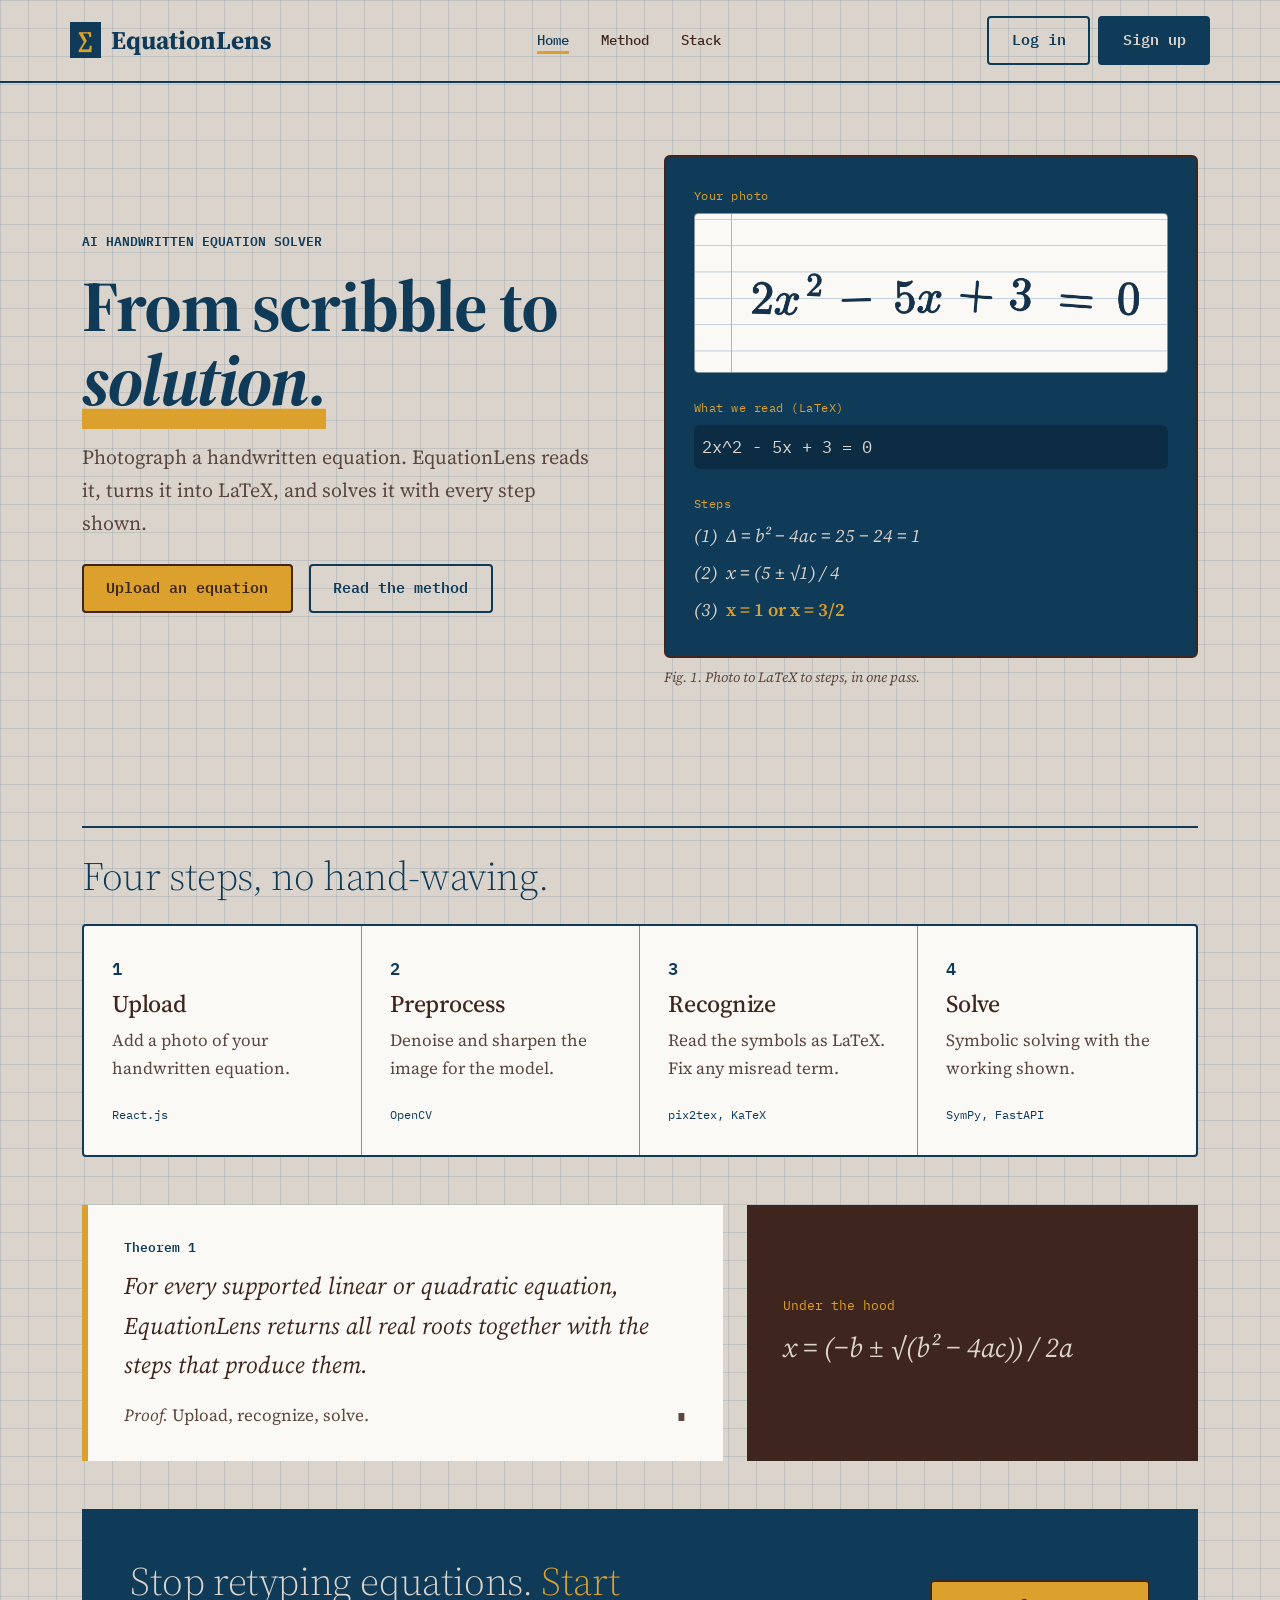
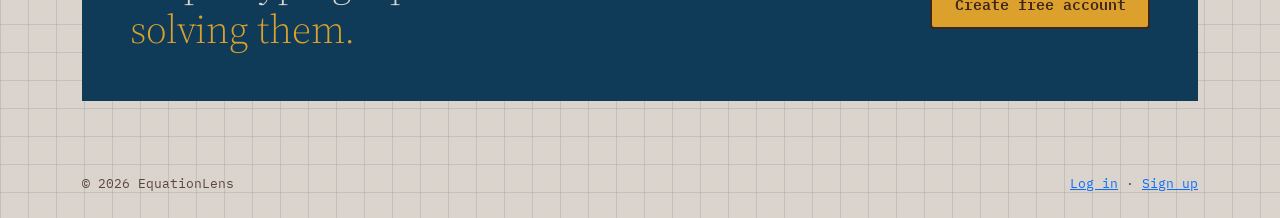
<file: EquationLens/frontend/site/index.html>
<!doctype html>
<html lang="en">
<head>
<meta charset="utf-8">
<meta name="viewport" content="width=device-width, initial-scale=1">
<title>Home | EquationLens</title>
<link rel="preconnect" href="https://fonts.googleapis.com">
<link rel="preconnect" href="https://fonts.gstatic.com" crossorigin>
<link href="https://fonts.googleapis.com/css2?family=Source+Serif+4:ital,wght@0,400;0,600;0,700;1,400;1,600&family=IBM+Plex+Mono:wght@400;500;600&display=swap" rel="stylesheet">
<link href="https://cdn.jsdelivr.net/npm/bootstrap@5.3.3/dist/css/bootstrap.min.css" rel="stylesheet">
<link href="css/style.css" rel="stylesheet">
</head>
<body>
<header class="site-nav">
<nav class="navbar navbar-expand-lg container py-3">
  <a class="brand" href="index.html"><span class="sigma">&sum;</span>EquationLens</a>
  <button class="navbar-toggler border-2" type="button" data-bs-toggle="collapse" data-bs-target="#nav" aria-controls="nav" aria-expanded="false" aria-label="Toggle navigation"><span class="navbar-toggler-icon"></span></button>
  <div class="collapse navbar-collapse" id="nav">
    <ul class="navbar-nav mx-auto gap-lg-3">
      <li class="nav-item"><a class="nav-link active" href="index.html">Home</a></li> <li class="nav-item"><a class="nav-link" href="index.html#method">Method</a></li> <li class="nav-item"><a class="nav-link" href="index.html#stack">Stack</a></li>
    </ul>
    <div class="d-flex gap-2">
      <a class="btn btn-outline-yale" href="login.html">Log in</a>
      <a class="btn btn-yale" href="signup.html">Sign up</a>
    </div>
  </div>
</nav>
</header>

<main>
<section class="container py-5">
  <div class="row align-items-center g-5 py-lg-4">
    <div class="col-lg-6">
      <p class="small-mono fw-semibold text-uppercase mb-3" style="color:var(--yale)">AI handwritten equation solver</p>
      <h1 class="display-hero mb-4">From scribble to <span class="marker">solution.</span></h1>
      <p class="fs-5 text-muted-coffee mb-4" style="max-width:32rem">Photograph a handwritten equation. EquationLens reads it, turns it into LaTeX, and solves it with every step shown.</p>
      <div class="d-flex flex-wrap gap-3">
        <a class="btn btn-gold btn-lg" href="signup.html">Upload an equation</a>
        <a class="btn btn-outline-yale btn-lg" href="#method">Read the method</a>
      </div>
    </div>
    <div class="col-lg-6">
      <div class="board">
        <p class="label mb-2">Your photo</p>
        <img class="eq-img mb-4" src="images/eq-quadratic.png" alt="Handwritten equation: 2x squared minus 5x plus 3 equals 0">
        <p class="label mb-2">What we read (LaTeX)</p>
        <p class="mono mb-4 p-2 rounded" style="background:rgba(0,0,0,.25)">2x^2 - 5x + 3 = 0</p>
        <p class="label mb-1">Steps</p>
        <ol class="step-list">
          <li>(1) &nbsp;&Delta; = b&sup2; &minus; 4ac = 25 &minus; 24 = 1</li>
          <li>(2) &nbsp;x = (5 &plusmn; &radic;1) / 4</li>
          <li>(3) &nbsp;<span class="answer">x = 1 or x = 3/2</span></li>
        </ol>
      </div>
      <p class="fig-cap mt-2 mb-0">Fig. 1. Photo to LaTeX to steps, in one pass.</p>
    </div>
  </div>
</section>

<section class="container py-5" id="method">
  <hr class="border-2 opacity-100" style="color:var(--yale)">
  <h2 class="display-6 mt-4 mb-4">Four steps, no hand-waving.</h2>
  <div class="sheet">
    <div class="row g-0">
      <div class="col-md-6 col-lg-3 method-cell"><div class="mono fw-semibold" style="color:var(--yale)">1</div><h3 class="h4 mt-2">Upload</h3><p class="text-muted-coffee mb-3">Add a photo of your handwritten equation.</p><span class="tag">React.js</span></div>
      <div class="col-md-6 col-lg-3 method-cell"><div class="mono fw-semibold" style="color:var(--yale)">2</div><h3 class="h4 mt-2">Preprocess</h3><p class="text-muted-coffee mb-3">Denoise and sharpen the image for the model.</p><span class="tag">OpenCV</span></div>
      <div class="col-md-6 col-lg-3 method-cell"><div class="mono fw-semibold" style="color:var(--yale)">3</div><h3 class="h4 mt-2">Recognize</h3><p class="text-muted-coffee mb-3">Read the symbols as LaTeX. Fix any misread term.</p><span class="tag">pix2tex, KaTeX</span></div>
      <div class="col-md-6 col-lg-3 method-cell"><div class="mono fw-semibold" style="color:var(--yale)">4</div><h3 class="h4 mt-2">Solve</h3><p class="text-muted-coffee mb-3">Symbolic solving with the working shown.</p><span class="tag">SymPy, FastAPI</span></div>
    </div>
  </div>
</section>

<section class="container pb-5" id="stack">
  <div class="row g-4">
    <div class="col-lg-7">
      <div class="theorem h-100">
        <p class="small-mono fw-semibold mb-2" style="color:var(--yale)">Theorem 1</p>
        <p class="fs-4 fst-italic mb-3">For every supported linear or quadratic equation, EquationLens returns all real roots together with the steps that produce them.</p>
        <p class="mb-0 text-muted-coffee"><em>Proof.</em> Upload, recognize, solve. <span class="float-end">&#8718;</span></p>
      </div>
    </div>
    <div class="col-lg-5">
      <div class="coffee-panel h-100 d-flex flex-column justify-content-center">
        <p class="label mb-2">Under the hood</p>
        <p class="fs-3 fst-italic mb-0">x = (&minus;b &plusmn; &radic;(b&sup2; &minus; 4ac)) / 2a</p>
      </div>
    </div>
  </div>
</section>

<section class="container pb-5">
  <div class="cta-band d-flex flex-wrap justify-content-between align-items-center gap-4">
    <h2 class="display-6 mb-0" style="max-width:34rem">Stop retyping equations. <span class="accent">Start solving them.</span></h2>
    <a class="btn btn-gold btn-lg" href="signup.html">Create free account</a>
  </div>
</section>
</main>
<footer class="container site-footer py-4 d-flex justify-content-between flex-wrap gap-2">
  <span>&copy; <span data-year>2026</span> EquationLens</span>
  <span><a href="login.html">Log in</a> &middot; <a href="signup.html">Sign up</a></span>
</footer>

<script src="https://cdn.jsdelivr.net/npm/bootstrap@5.3.3/dist/js/bootstrap.bundle.min.js"></script>
<script src="js/main.js"></script>
</body>
</html>
</file>
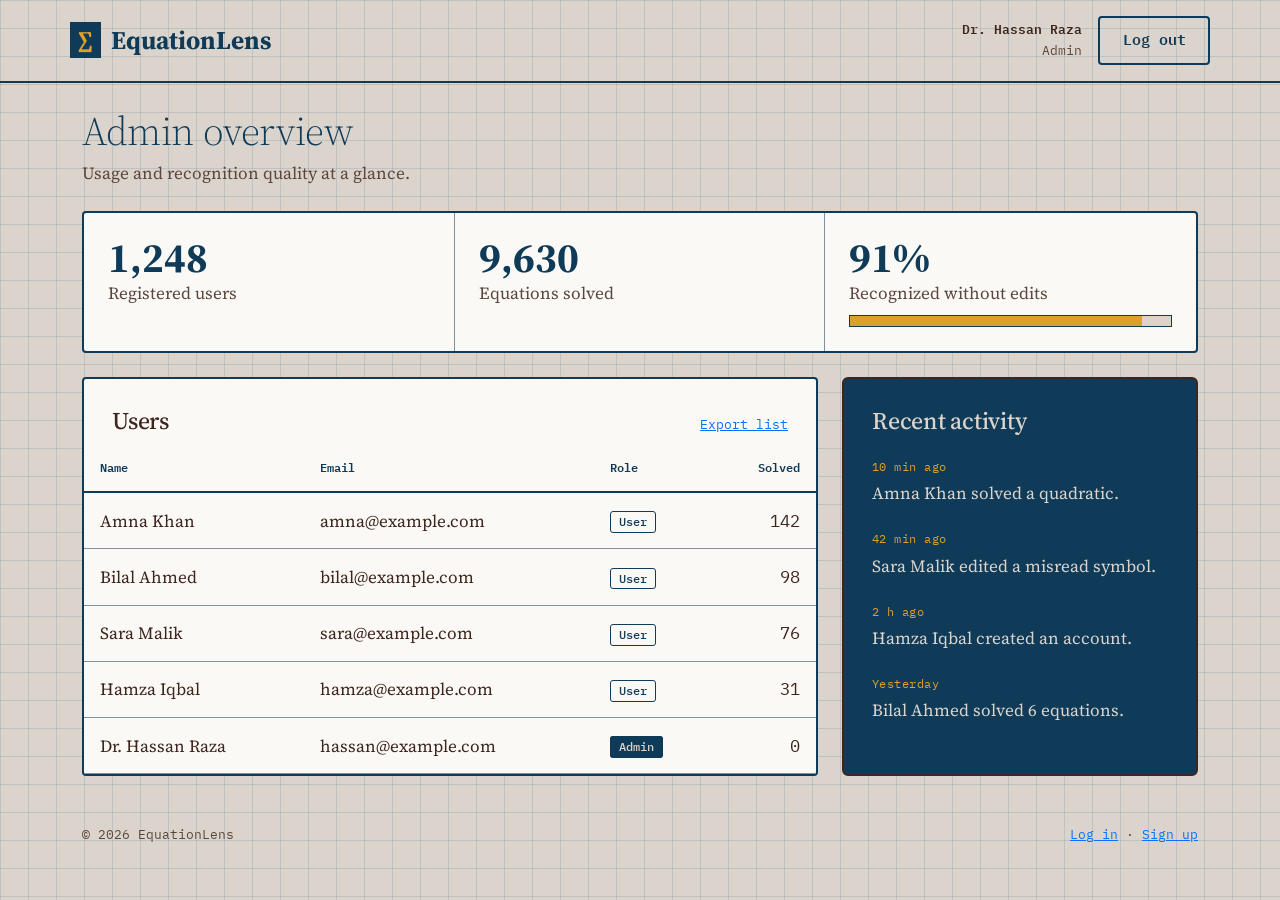
<file: EquationLens/frontend/site/admin-home.html>
<!doctype html>
<html lang="en">
<head>
<meta charset="utf-8">
<meta name="viewport" content="width=device-width, initial-scale=1">
<title>Admin | EquationLens</title>
<link rel="preconnect" href="https://fonts.googleapis.com">
<link rel="preconnect" href="https://fonts.gstatic.com" crossorigin>
<link href="https://fonts.googleapis.com/css2?family=Source+Serif+4:ital,wght@0,400;0,600;0,700;1,400;1,600&family=IBM+Plex+Mono:wght@400;500;600&display=swap" rel="stylesheet">
<link href="https://cdn.jsdelivr.net/npm/bootstrap@5.3.3/dist/css/bootstrap.min.css" rel="stylesheet">
<link href="css/style.css" rel="stylesheet">
</head>
<body>
<header class="site-nav">
<nav class="navbar navbar-expand-lg container py-3">
  <a class="brand" href="admin-home.html"><span class="sigma">&sum;</span>EquationLens</a>
  <div class="ms-auto d-flex align-items-center gap-3">
    <span class="small-mono text-end"><span class="d-block fw-semibold">Dr. Hassan Raza</span><span class="text-muted-coffee">Admin</span></span>
    <a class="btn btn-outline-yale" href="login.html">Log out</a>
  </div>
</nav>
</header>

<main class="container py-4">
  <h1 class="display-6 mb-1">Admin overview</h1>
  <p class="text-muted-coffee mb-4">Usage and recognition quality at a glance.</p>

  <div class="sheet mb-4">
    <div class="row g-0">
      <div class="col-md-4 stat"><div class="num">1,248</div><div class="text-muted-coffee">Registered users</div></div>
      <div class="col-md-4 stat"><div class="num">9,630</div><div class="text-muted-coffee">Equations solved</div></div>
      <div class="col-md-4 stat">
        <div class="num">91%</div><div class="text-muted-coffee mb-2">Recognized without edits</div>
        <div class="bar-track" role="img" aria-label="91 percent"><div class="bar-fill" style="width:91%"></div></div>
      </div>
    </div>
  </div>

  <div class="row g-4">
    <div class="col-lg-8">
      <div class="sheet">
        <div class="sheet-pad pb-2 d-flex justify-content-between align-items-baseline">
          <h2 class="h4 mb-0">Users</h2>
          <a href="#" class="small-mono">Export list</a>
        </div>
        <div class="table-responsive">
          <table class="table">
            <thead><tr><th>Name</th><th>Email</th><th>Role</th><th class="text-end">Solved</th></tr></thead>
            <tbody>
              <tr><td>Amna Khan</td><td>amna@example.com</td><td><span class="badge-role">User</span></td><td class="text-end mono">142</td></tr>
              <tr><td>Bilal Ahmed</td><td>bilal@example.com</td><td><span class="badge-role">User</span></td><td class="text-end mono">98</td></tr>
              <tr><td>Sara Malik</td><td>sara@example.com</td><td><span class="badge-role">User</span></td><td class="text-end mono">76</td></tr>
              <tr><td>Hamza Iqbal</td><td>hamza@example.com</td><td><span class="badge-role">User</span></td><td class="text-end mono">31</td></tr>
              <tr><td>Dr. Hassan Raza</td><td>hassan@example.com</td><td><span class="badge-role admin">Admin</span></td><td class="text-end mono">0</td></tr>
            </tbody>
          </table>
        </div>
      </div>
    </div>
    <div class="col-lg-4">
      <div class="board h-100">
        <h2 class="h4 mb-3">Recent activity</h2>
        <ul class="list-unstyled mb-0">
          <li class="mb-3"><span class="label">10 min ago</span><br>Amna Khan solved a quadratic.</li>
          <li class="mb-3"><span class="label">42 min ago</span><br>Sara Malik edited a misread symbol.</li>
          <li class="mb-3"><span class="label">2 h ago</span><br>Hamza Iqbal created an account.</li>
          <li><span class="label">Yesterday</span><br>Bilal Ahmed solved 6 equations.</li>
        </ul>
      </div>
    </div>
  </div>
</main>
<footer class="container site-footer py-4 d-flex justify-content-between flex-wrap gap-2">
  <span>&copy; <span data-year>2026</span> EquationLens</span>
  <span><a href="login.html">Log in</a> &middot; <a href="signup.html">Sign up</a></span>
</footer>

<script src="https://cdn.jsdelivr.net/npm/bootstrap@5.3.3/dist/js/bootstrap.bundle.min.js"></script>
<script src="js/main.js"></script>
</body>
</html>
</file>
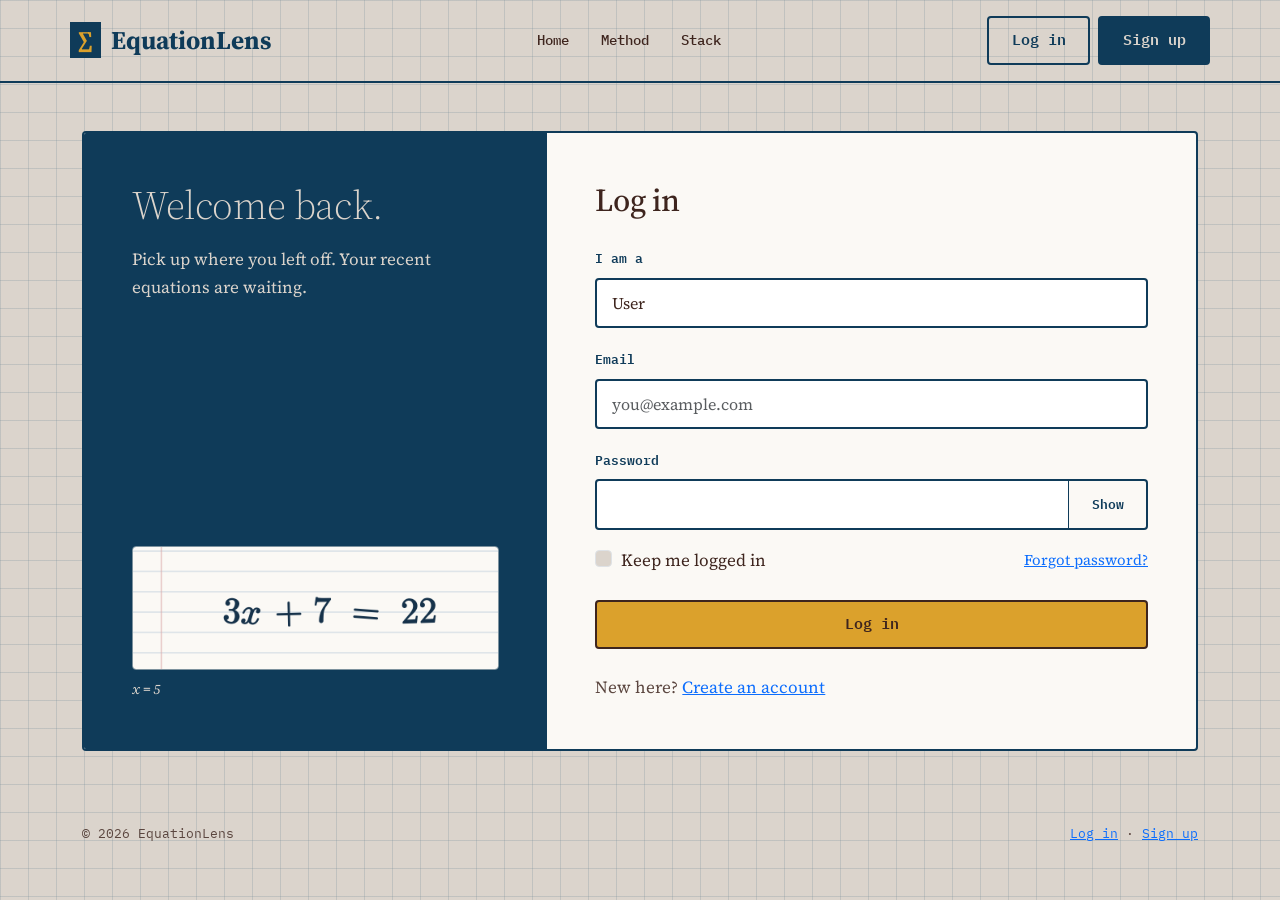
<file: EquationLens/frontend/site/login.html>
<!doctype html>
<html lang="en">
<head>
<meta charset="utf-8">
<meta name="viewport" content="width=device-width, initial-scale=1">
<title>Log in | EquationLens</title>
<link rel="preconnect" href="https://fonts.googleapis.com">
<link rel="preconnect" href="https://fonts.gstatic.com" crossorigin>
<link href="https://fonts.googleapis.com/css2?family=Source+Serif+4:ital,wght@0,400;0,600;0,700;1,400;1,600&family=IBM+Plex+Mono:wght@400;500;600&display=swap" rel="stylesheet">
<link href="https://cdn.jsdelivr.net/npm/bootstrap@5.3.3/dist/css/bootstrap.min.css" rel="stylesheet">
<link href="css/style.css" rel="stylesheet">
</head>
<body>
<header class="site-nav">
<nav class="navbar navbar-expand-lg container py-3">
  <a class="brand" href="index.html"><span class="sigma">&sum;</span>EquationLens</a>
  <button class="navbar-toggler border-2" type="button" data-bs-toggle="collapse" data-bs-target="#nav" aria-controls="nav" aria-expanded="false" aria-label="Toggle navigation"><span class="navbar-toggler-icon"></span></button>
  <div class="collapse navbar-collapse" id="nav">
    <ul class="navbar-nav mx-auto gap-lg-3">
      <li class="nav-item"><a class="nav-link" href="index.html">Home</a></li> <li class="nav-item"><a class="nav-link" href="index.html#method">Method</a></li> <li class="nav-item"><a class="nav-link" href="index.html#stack">Stack</a></li>
    </ul>
    <div class="d-flex gap-2">
      <a class="btn btn-outline-yale" href="login.html">Log in</a>
      <a class="btn btn-yale" href="signup.html">Sign up</a>
    </div>
  </div>
</nav>
</header>

<main class="container py-5">
  <div class="row g-0 sheet overflow-hidden">
    <div class="col-lg-5 auth-side d-flex flex-column justify-content-between">
      <div>
        <h2 class="display-6 mb-3">Welcome back.</h2>
        <p class="mb-4">Pick up where you left off. Your recent equations are waiting.</p>
      </div>
      <figure class="mb-0">
        <img class="eq-img" src="images/eq-linear.png" alt="Handwritten equation: 3x plus 7 equals 22">
        <figcaption class="fig-cap mt-2" style="color:var(--dust)">x = 5</figcaption>
      </figure>
    </div>
    <div class="col-lg-7 sheet-pad p-4 p-lg-5">
      <h1 class="h2 mb-4">Log in</h1>
      <form id="loginForm" novalidate>
        <div class="mb-3">
          <label class="form-label" for="role">I am a</label>
          <select class="form-select" id="role">
            <option value="user">User</option>
            <option value="admin">Admin</option>
          </select>
        </div>
        <div class="mb-3">
          <label class="form-label" for="email">Email</label>
          <input class="form-control" id="email" type="email" placeholder="you@example.com" required autocomplete="email">
          <div class="invalid-feedback">Enter a valid email address.</div>
        </div>
        <div class="mb-3">
          <label class="form-label" for="password">Password</label>
          <div class="input-group has-validation">
            <input class="form-control" id="password" type="password" required autocomplete="current-password">
            <button class="btn pw-toggle" type="button" data-toggle-password="#password">Show</button>
            <div class="invalid-feedback">Enter your password.</div>
          </div>
        </div>
        <div class="d-flex justify-content-between align-items-center mb-4">
          <div class="form-check"><input class="form-check-input" type="checkbox" id="remember"><label class="form-check-label" for="remember">Keep me logged in</label></div>
          <a href="#" class="small">Forgot password?</a>
        </div>
        <button class="btn btn-gold w-100" type="submit">Log in</button>
      </form>
      <p class="mt-4 mb-0 text-muted-coffee">New here? <a href="signup.html">Create an account</a></p>
    </div>
  </div>
</main>
<footer class="container site-footer py-4 d-flex justify-content-between flex-wrap gap-2">
  <span>&copy; <span data-year>2026</span> EquationLens</span>
  <span><a href="login.html">Log in</a> &middot; <a href="signup.html">Sign up</a></span>
</footer>

<script src="https://cdn.jsdelivr.net/npm/bootstrap@5.3.3/dist/js/bootstrap.bundle.min.js"></script>
<script src="js/main.js"></script>
</body>
</html>
</file>
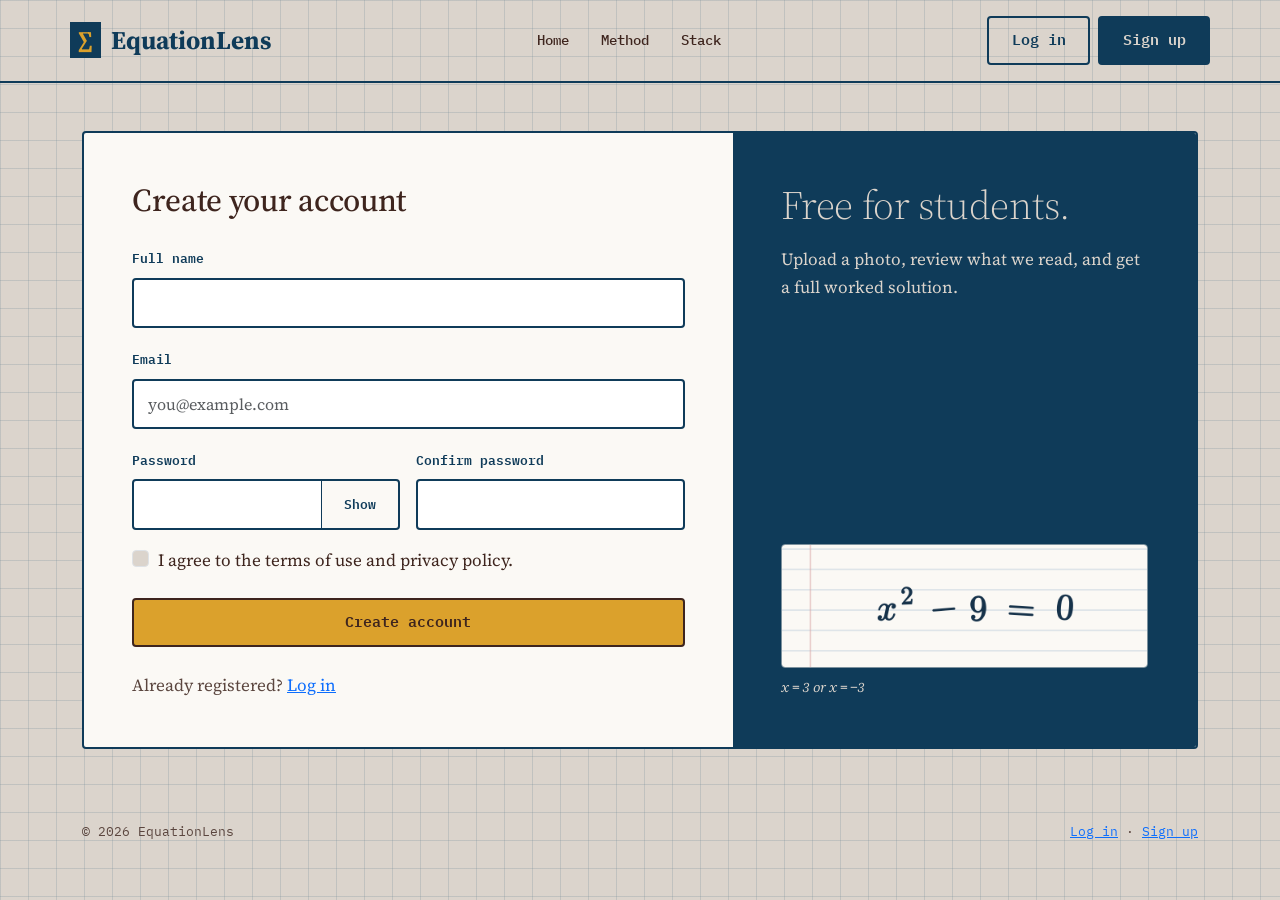
<file: EquationLens/frontend/site/signup.html>
<!doctype html>
<html lang="en">
<head>
<meta charset="utf-8">
<meta name="viewport" content="width=device-width, initial-scale=1">
<title>Sign up | EquationLens</title>
<link rel="preconnect" href="https://fonts.googleapis.com">
<link rel="preconnect" href="https://fonts.gstatic.com" crossorigin>
<link href="https://fonts.googleapis.com/css2?family=Source+Serif+4:ital,wght@0,400;0,600;0,700;1,400;1,600&family=IBM+Plex+Mono:wght@400;500;600&display=swap" rel="stylesheet">
<link href="https://cdn.jsdelivr.net/npm/bootstrap@5.3.3/dist/css/bootstrap.min.css" rel="stylesheet">
<link href="css/style.css" rel="stylesheet">
</head>
<body>
<header class="site-nav">
<nav class="navbar navbar-expand-lg container py-3">
  <a class="brand" href="index.html"><span class="sigma">&sum;</span>EquationLens</a>
  <button class="navbar-toggler border-2" type="button" data-bs-toggle="collapse" data-bs-target="#nav" aria-controls="nav" aria-expanded="false" aria-label="Toggle navigation"><span class="navbar-toggler-icon"></span></button>
  <div class="collapse navbar-collapse" id="nav">
    <ul class="navbar-nav mx-auto gap-lg-3">
      <li class="nav-item"><a class="nav-link" href="index.html">Home</a></li> <li class="nav-item"><a class="nav-link" href="index.html#method">Method</a></li> <li class="nav-item"><a class="nav-link" href="index.html#stack">Stack</a></li>
    </ul>
    <div class="d-flex gap-2">
      <a class="btn btn-outline-yale" href="login.html">Log in</a>
      <a class="btn btn-yale" href="signup.html">Sign up</a>
    </div>
  </div>
</nav>
</header>

<main class="container py-5">
  <div class="row g-0 sheet overflow-hidden">
    <div class="col-lg-7 sheet-pad p-4 p-lg-5 order-2 order-lg-1">
      <h1 class="h2 mb-4">Create your account</h1>
      <form id="signupForm" novalidate>
        <div class="mb-3">
          <label class="form-label" for="name">Full name</label>
          <input class="form-control" id="name" type="text" required autocomplete="name">
          <div class="invalid-feedback">Enter your name.</div>
        </div>
        <div class="mb-3">
          <label class="form-label" for="email">Email</label>
          <input class="form-control" id="email" type="email" placeholder="you@example.com" required autocomplete="email">
          <div class="invalid-feedback">Enter a valid email address.</div>
        </div>
        <div class="row g-3 mb-3">
          <div class="col-md-6">
            <label class="form-label" for="password">Password</label>
            <div class="input-group has-validation">
              <input class="form-control" id="password" type="password" minlength="8" required autocomplete="new-password">
              <button class="btn pw-toggle" type="button" data-toggle-password="#password">Show</button>
              <div class="invalid-feedback">Use at least 8 characters.</div>
            </div>
          </div>
          <div class="col-md-6">
            <label class="form-label" for="confirm">Confirm password</label>
            <input class="form-control" id="confirm" type="password" required autocomplete="new-password">
            <div class="invalid-feedback">Passwords do not match.</div>
          </div>
        </div>
        <div class="form-check mb-4">
          <input class="form-check-input" type="checkbox" id="terms" required>
          <label class="form-check-label" for="terms">I agree to the terms of use and privacy policy.</label>
          <div class="invalid-feedback">You need to agree to continue.</div>
        </div>
        <button class="btn btn-gold w-100" type="submit">Create account</button>
      </form>
      <p class="mt-4 mb-0 text-muted-coffee">Already registered? <a href="login.html">Log in</a></p>
    </div>
    <div class="col-lg-5 auth-side d-flex flex-column justify-content-between order-1 order-lg-2">
      <div>
        <h2 class="display-6 mb-3">Free for students.</h2>
        <p class="mb-4">Upload a photo, review what we read, and get a full worked solution.</p>
      </div>
      <figure class="mb-0">
        <img class="eq-img" src="images/eq-factor.png" alt="Handwritten equation: x squared minus 9 equals 0">
        <figcaption class="fig-cap mt-2" style="color:var(--dust)">x = 3 or x = &minus;3</figcaption>
      </figure>
    </div>
  </div>
</main>
<footer class="container site-footer py-4 d-flex justify-content-between flex-wrap gap-2">
  <span>&copy; <span data-year>2026</span> EquationLens</span>
  <span><a href="login.html">Log in</a> &middot; <a href="signup.html">Sign up</a></span>
</footer>

<script src="https://cdn.jsdelivr.net/npm/bootstrap@5.3.3/dist/js/bootstrap.bundle.min.js"></script>
<script src="js/main.js"></script>
</body>
</html>
</file>
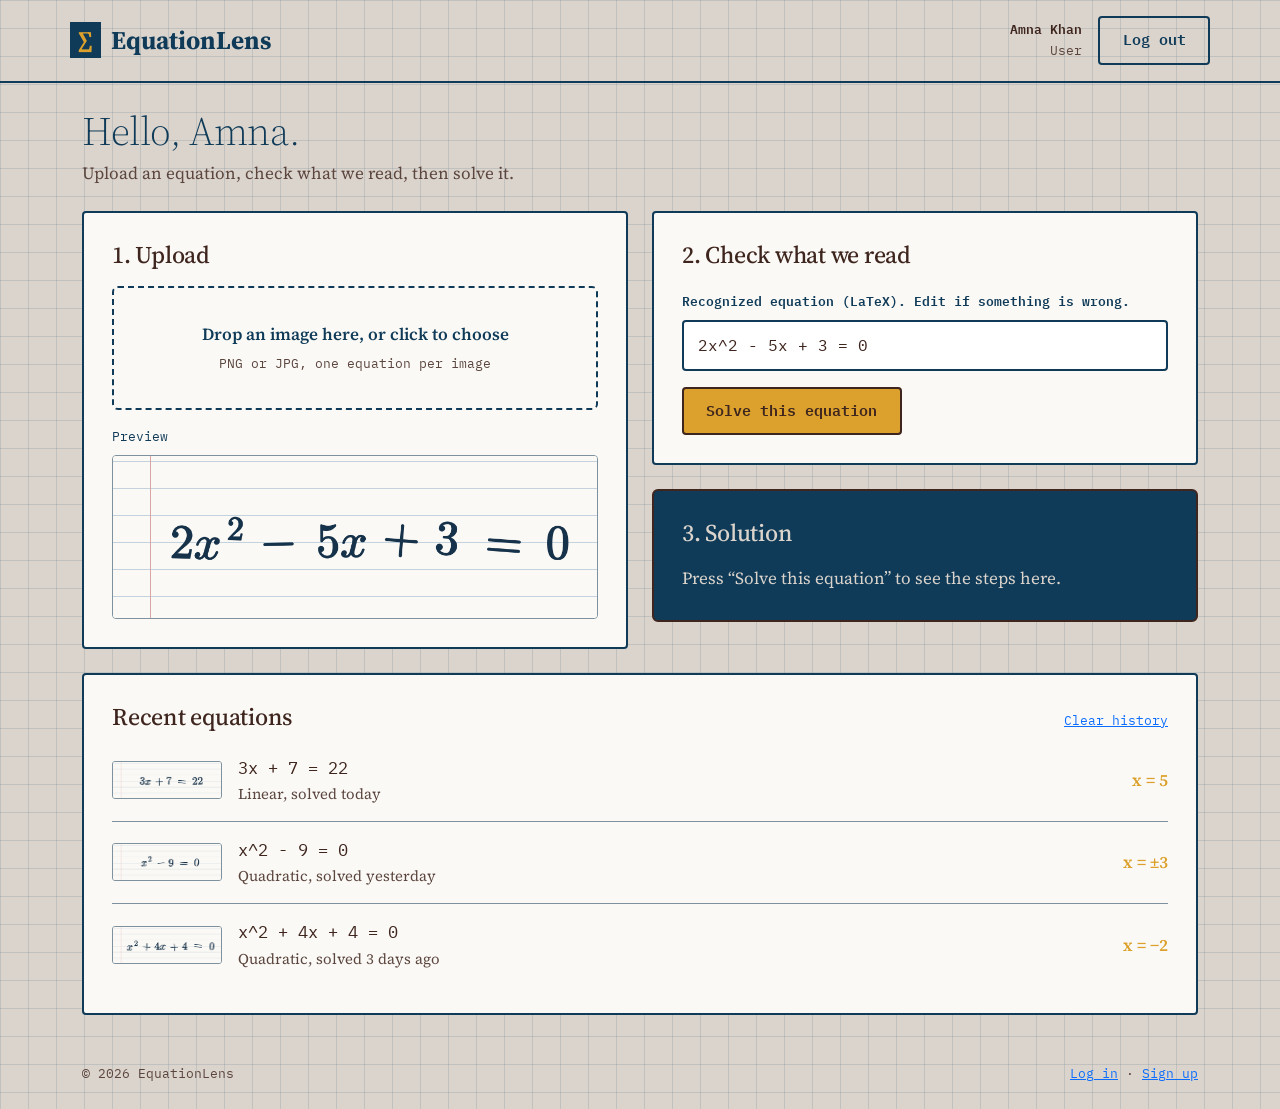
<file: EquationLens/frontend/site/user-home.html>
<!doctype html>
<html lang="en">
<head>
<meta charset="utf-8">
<meta name="viewport" content="width=device-width, initial-scale=1">
<title>My workspace | EquationLens</title>
<link rel="preconnect" href="https://fonts.googleapis.com">
<link rel="preconnect" href="https://fonts.gstatic.com" crossorigin>
<link href="https://fonts.googleapis.com/css2?family=Source+Serif+4:ital,wght@0,400;0,600;0,700;1,400;1,600&family=IBM+Plex+Mono:wght@400;500;600&display=swap" rel="stylesheet">
<link href="https://cdn.jsdelivr.net/npm/bootstrap@5.3.3/dist/css/bootstrap.min.css" rel="stylesheet">
<link href="css/style.css" rel="stylesheet">
</head>
<body>
<header class="site-nav">
<nav class="navbar navbar-expand-lg container py-3">
  <a class="brand" href="user-home.html"><span class="sigma">&sum;</span>EquationLens</a>
  <div class="ms-auto d-flex align-items-center gap-3">
    <span class="small-mono text-end"><span class="d-block fw-semibold">Amna Khan</span><span class="text-muted-coffee">User</span></span>
    <a class="btn btn-outline-yale" href="login.html">Log out</a>
  </div>
</nav>
</header>

<main class="container py-4">
  <h1 class="display-6 mb-1">Hello, Amna.</h1>
  <p class="text-muted-coffee mb-4">Upload an equation, check what we read, then solve it.</p>

  <div class="row g-4">
    <div class="col-lg-6">
      <div class="sheet sheet-pad h-100">
        <h2 class="h4 mb-3">1. Upload</h2>
        <label class="dropzone d-block mb-3" id="dropzone" for="fileInput">
          <span class="d-block fw-semibold" style="color:var(--yale)">Drop an image here, or click to choose</span>
          <span class="small-mono text-muted-coffee">PNG or JPG, one equation per image</span>
          <input class="visually-hidden" id="fileInput" type="file" accept="image/png,image/jpeg">
        </label>
        <p class="small-mono mb-2" style="color:var(--yale)">Preview</p>
        <img id="previewImg" class="eq-img" src="images/eq-quadratic.png" alt="Preview of the uploaded equation image">
      </div>
    </div>

    <div class="col-lg-6">
      <div class="sheet sheet-pad mb-4">
        <h2 class="h4 mb-3">2. Check what we read</h2>
        <label class="form-label" for="latex">Recognized equation (LaTeX). Edit if something is wrong.</label>
        <input class="form-control mono mb-3" id="latex" type="text" value="2x^2 - 5x + 3 = 0">
        <button class="btn btn-gold" id="solveBtn" type="button">Solve this equation</button>
      </div>
      <div class="board">
        <h2 class="h4 mb-3">3. Solution</h2>
        <p id="solutionEmpty" class="mb-0">Press &ldquo;Solve this equation&rdquo; to see the steps here.</p>
        <div id="solutionSteps" class="d-none">
          <ol class="step-list mb-0">
            <li>(1) &nbsp;a = 2, b = &minus;5, c = 3</li>
            <li>(2) &nbsp;&Delta; = b&sup2; &minus; 4ac = 25 &minus; 24 = 1</li>
            <li>(3) &nbsp;x = (5 &plusmn; &radic;1) / 4</li>
            <li>(4) &nbsp;<span class="answer">x = 1 or x = 3/2</span></li>
          </ol>
        </div>
      </div>
    </div>

    <div class="col-12">
      <div class="sheet sheet-pad">
        <div class="d-flex justify-content-between align-items-baseline mb-2">
          <h2 class="h4 mb-0">Recent equations</h2>
          <a href="#" id="clearHistory" class="small-mono">Clear history</a>
        </div>
        <div class="history-item">
          <img src="images/eq-linear.png" alt="Handwritten equation: 3x plus 7 equals 22">
          <div class="flex-grow-1"><div class="mono">3x + 7 = 22</div><div class="small text-muted-coffee">Linear, solved today</div></div>
          <span class="answer">x = 5</span>
        </div>
        <div class="history-item">
          <img src="images/eq-factor.png" alt="Handwritten equation: x squared minus 9 equals 0">
          <div class="flex-grow-1"><div class="mono">x^2 - 9 = 0</div><div class="small text-muted-coffee">Quadratic, solved yesterday</div></div>
          <span class="answer">x = &plusmn;3</span>
        </div>
        <div class="history-item">
          <img src="images/eq-square.png" alt="Handwritten equation: x squared plus 4x plus 4 equals 0">
          <div class="flex-grow-1"><div class="mono">x^2 + 4x + 4 = 0</div><div class="small text-muted-coffee">Quadratic, solved 3 days ago</div></div>
          <span class="answer">x = &minus;2</span>
        </div>
      </div>
    </div>
  </div>
</main>
<footer class="container site-footer py-4 d-flex justify-content-between flex-wrap gap-2">
  <span>&copy; <span data-year>2026</span> EquationLens</span>
  <span><a href="login.html">Log in</a> &middot; <a href="signup.html">Sign up</a></span>
</footer>

<script src="https://cdn.jsdelivr.net/npm/bootstrap@5.3.3/dist/js/bootstrap.bundle.min.js"></script>
<script src="js/main.js"></script>
</body>
</html>
</file>
<file: EquationLens/frontend/site/css/style.css>
:root{
  --yale:#0F3B59; --steel:#7D929E; --dust:#DBD4CC; --gold:#DBA12C; --coffee:#3E251E;
  --paper:#FBF9F5; --muted:#5B463F;
  --bs-body-font-family:'Source Serif 4',Georgia,serif;
  --bs-body-color:var(--coffee);
  --bs-body-bg:var(--dust);
  --bs-link-color:var(--yale); --bs-link-hover-color:var(--coffee);
}
body{
  font-size:1.0625rem; line-height:1.65;
  background-image:linear-gradient(rgba(125,146,158,.28) 1px,transparent 1px),linear-gradient(90deg,rgba(125,146,158,.28) 1px,transparent 1px);
  background-size:28px 28px;
}
h1,h2,h3,h4,h5{color:var(--yale);font-weight:700;letter-spacing:-.01em}
.mono{font-family:'IBM Plex Mono',monospace}
.small-mono{font-family:'IBM Plex Mono',monospace;font-size:.8125rem}
.text-muted-coffee{color:var(--muted)}
.display-hero{font-size:clamp(2.6rem,6vw,4.5rem);line-height:1.03;letter-spacing:-.025em}
.marker{box-shadow:inset 0 -.28em 0 var(--gold);font-style:italic}

/* nav */
.site-nav{border-bottom:2px solid var(--yale);background:transparent}
.brand{font-weight:700;font-size:1.6rem;color:var(--yale);text-decoration:none}
.brand .sigma{background:var(--yale);color:var(--gold);padding:0 .5rem;margin-right:.6rem}
.site-nav .nav-link{font-family:'IBM Plex Mono',monospace;font-size:.875rem;font-weight:500;color:var(--coffee)}
.site-nav .nav-link:hover,.site-nav .nav-link.active{color:var(--yale);text-decoration:underline;text-underline-offset:6px;text-decoration-color:var(--gold);text-decoration-thickness:3px}

/* buttons */
.btn{font-family:'IBM Plex Mono',monospace;font-weight:600;font-size:.9375rem;border-radius:4px;border-width:2px;padding:.7rem 1.4rem}
.btn-gold{background:var(--gold);border-color:var(--coffee);color:var(--coffee)}
.btn-gold:hover,.btn-gold:focus{background:#c78f1f;border-color:var(--coffee);color:var(--coffee)}
.btn-yale{background:var(--yale);border-color:var(--yale);color:var(--dust)}
.btn-yale:hover,.btn-yale:focus{background:#0a2c43;border-color:#0a2c43;color:#fff}
.btn-outline-yale{border-color:var(--yale);color:var(--yale);background:transparent}
.btn-outline-yale:hover{background:var(--yale);color:var(--dust)}
.btn:focus-visible,.form-control:focus,.form-select:focus,.form-check-input:focus,a:focus-visible{outline:3px solid var(--gold);outline-offset:2px;box-shadow:none}

/* panels */
.board{background:var(--yale);color:var(--dust);border:2px solid var(--coffee);border-radius:6px;padding:1.75rem}
.board .label{font-family:'IBM Plex Mono',monospace;font-size:.78rem;color:var(--gold);letter-spacing:.04em}
.board h2,.board h3,.board h4{color:var(--dust)}
.sheet{background:var(--paper);border:2px solid var(--yale);border-radius:4px}
.sheet-pad{padding:1.75rem}
.theorem{border-left:6px solid var(--gold);background:var(--paper);padding:2rem 2.25rem}
.coffee-panel{background:var(--coffee);color:var(--dust);padding:2rem 2.25rem}
.coffee-panel .label{font-family:'IBM Plex Mono',monospace;font-size:.8rem;color:var(--gold)}
.eq-img{width:100%;height:auto;border:1px solid var(--steel);border-radius:4px;display:block;background:var(--paper)}
.fig-cap{font-size:.875rem;font-style:italic;color:var(--muted)}
.method-cell{padding:1.75rem;border-right:1px solid var(--steel)}
.method-cell:last-child{border-right:0}
.tag{font-family:'IBM Plex Mono',monospace;font-size:.78rem;color:var(--yale)}
.cta-band{background:var(--yale);padding:3rem}
.cta-band h2{color:var(--dust)}
.cta-band .accent{color:var(--gold)}
.site-footer{font-family:'IBM Plex Mono',monospace;font-size:.8125rem;color:var(--muted)}

/* forms */
.form-label{font-family:'IBM Plex Mono',monospace;font-size:.8125rem;font-weight:600;color:var(--yale)}
.form-control,.form-select{border:2px solid var(--yale);border-radius:4px;background:#fff;color:var(--coffee);padding:.7rem .9rem}
.form-control:focus,.form-select:focus{border-color:var(--gold)}
.form-check-input:checked{background-color:var(--yale);border-color:var(--yale)}
.auth-side{background:var(--yale);color:var(--dust);padding:3rem}
.auth-side h2{color:var(--dust)}
.pw-toggle{border:2px solid var(--yale);border-left:0;background:var(--paper);color:var(--yale);font-family:'IBM Plex Mono',monospace;font-size:.8rem;font-weight:600}

/* dashboards */
.dropzone{border:2px dashed var(--yale);border-radius:6px;background:var(--paper);padding:2rem;text-align:center;cursor:pointer}
.dropzone:hover{background:#fff}
.step-list{list-style:none;padding:0;margin:0;font-style:italic;font-size:1.15rem;line-height:2}
.answer{color:var(--gold);font-weight:600;font-style:normal}
.history-item{display:flex;gap:1rem;align-items:center;padding:.9rem 0;border-bottom:1px solid var(--steel)}
.history-item:last-child{border-bottom:0}
.history-item img{width:110px;border:1px solid var(--steel);border-radius:3px}
.stat{padding:1.5rem;border-right:1px solid var(--steel)}
.stat:last-child{border-right:0}
.stat .num{font-size:2.6rem;font-weight:700;color:var(--yale);line-height:1}
.table{--bs-table-bg:transparent;--bs-table-color:var(--coffee);margin:0}
.table thead th{font-family:'IBM Plex Mono',monospace;font-size:.78rem;font-weight:600;color:var(--yale);border-bottom:2px solid var(--yale)}
.table td,.table th{padding:.85rem 1rem;vertical-align:middle;border-color:var(--steel)}
.badge-role{font-family:'IBM Plex Mono',monospace;font-size:.75rem;border:1.5px solid var(--yale);color:var(--yale);padding:.15rem .5rem;border-radius:3px;background:transparent;font-weight:500}
.badge-role.admin{background:var(--yale);color:var(--dust)}
.bar-track{height:12px;background:var(--dust);border:1.5px solid var(--yale)}
.bar-fill{height:100%;background:var(--gold)}
@media (max-width:767px){.method-cell,.stat{border-right:0;border-bottom:1px solid var(--steel)}.cta-band,.auth-side{padding:2rem}}
@media (prefers-reduced-motion:reduce){*{transition:none!important}}
</file>
